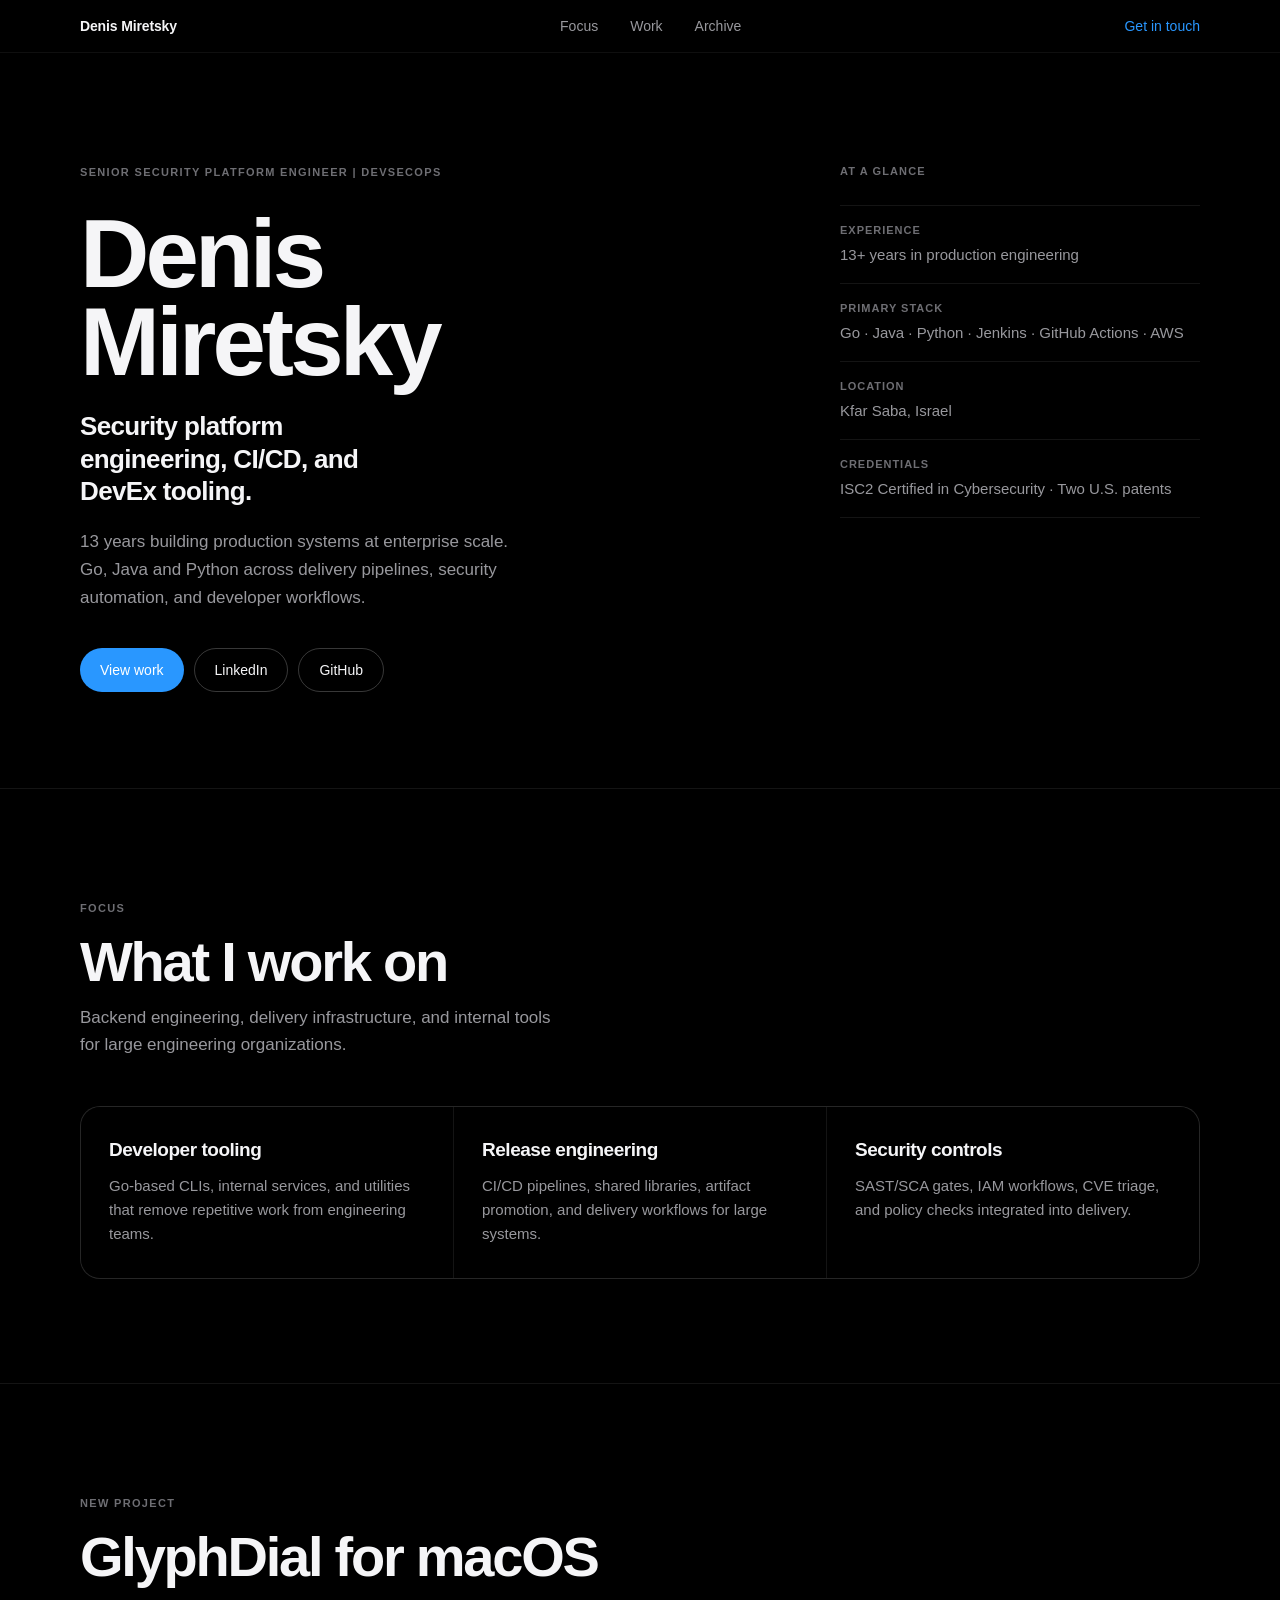
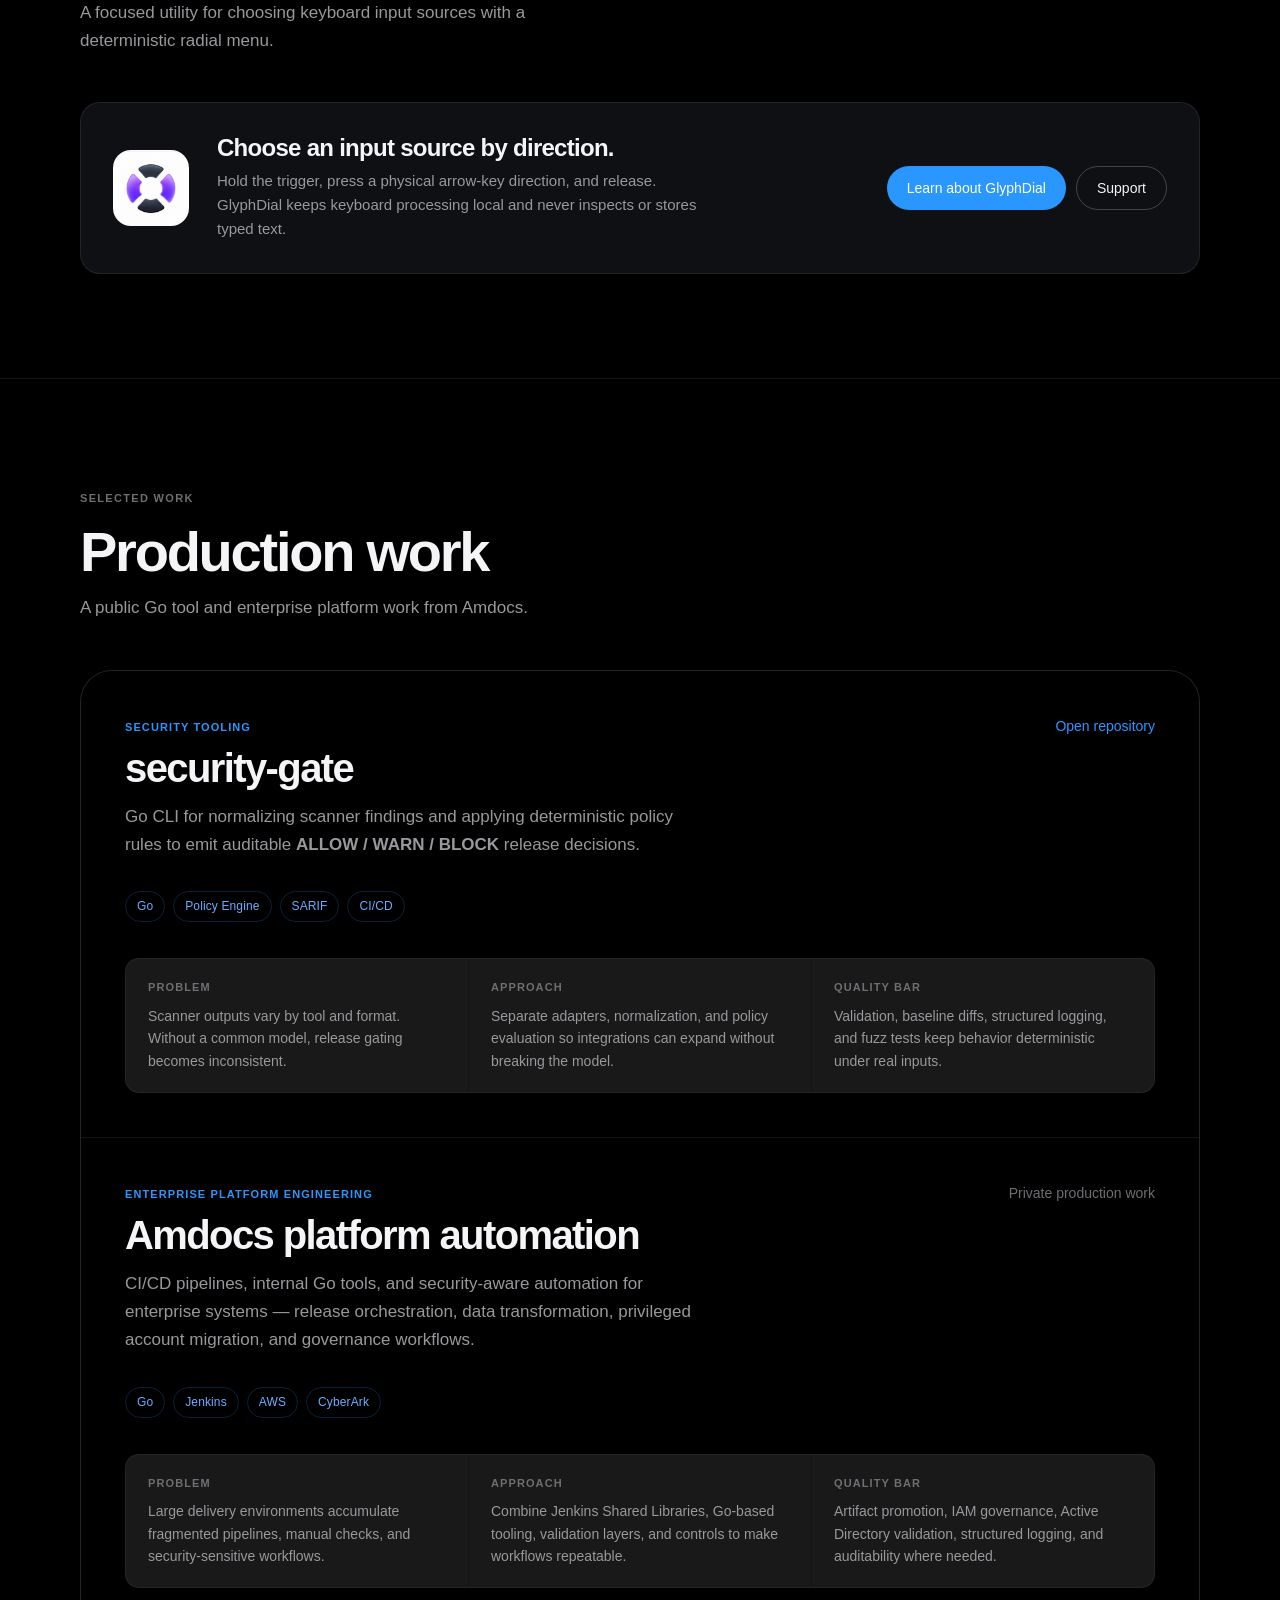
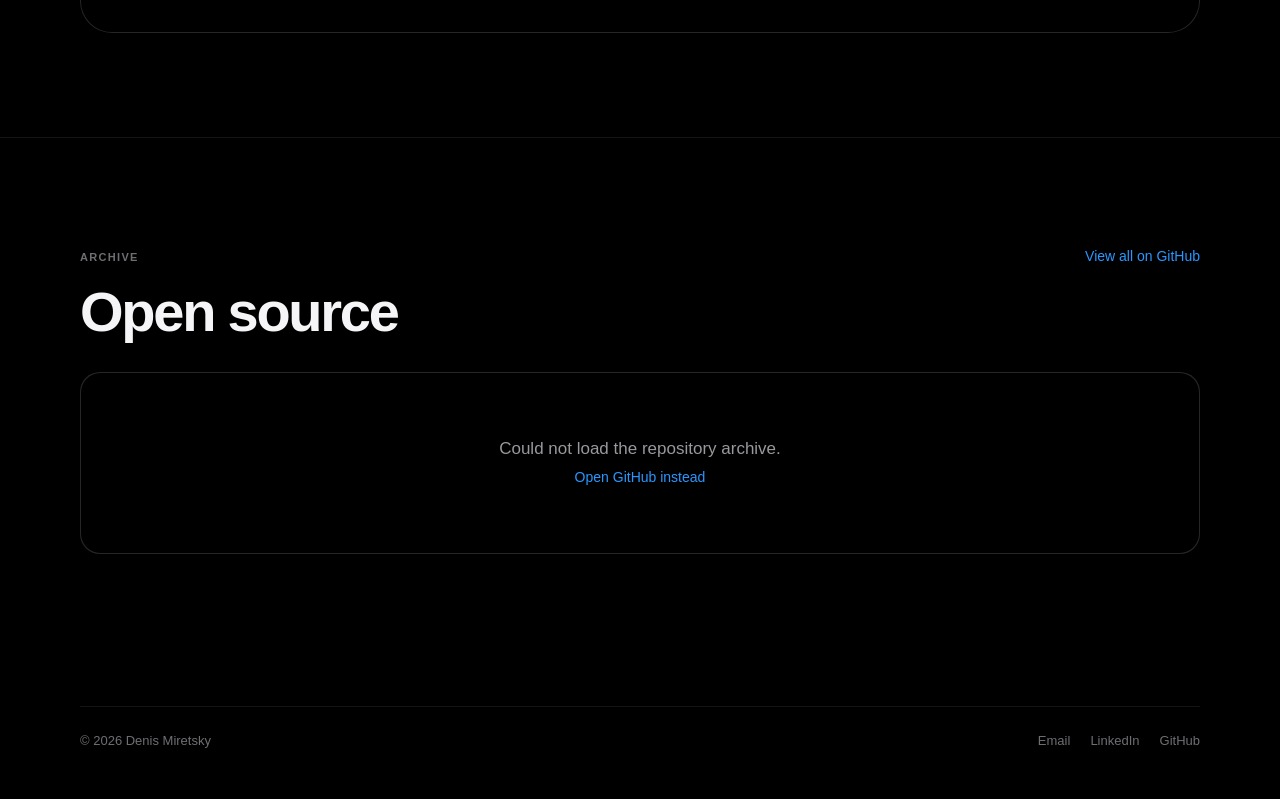
<file: index.html>
<!DOCTYPE html>
<html lang="en">

<head>
  <meta charset="UTF-8" />
  <meta name="viewport" content="width=device-width, initial-scale=1.0" />
  <title>Denis Miretsky — Senior Platform Engineer</title>
  <style>
    *,
    *::before,
    *::after {
      box-sizing: border-box;
      margin: 0;
      padding: 0;
    }

    :root {
      --bg: #000000;
      --surface: rgba(18, 20, 24, 0.80);
      --surface-strong: #12151a;
      --line: rgba(255, 255, 255, 0.08);
      --line-strong: rgba(255, 255, 255, 0.14);
      --text: #f5f5f7;
      --muted: #98989d;
      --soft: #6e6e73;
      --accent: #2997ff;
      --accent-soft: rgba(41, 151, 255, 0.12);
      --radius-xl: 32px;
      --radius-lg: 20px;
      --radius-md: 14px;
    }

    html {
      scroll-behavior: smooth;
    }

    body {
      min-height: 100vh;
      background: #000;
      color: var(--text);
      font-family: -apple-system, BlinkMacSystemFont, "SF Pro Display", "SF Pro Text", "Helvetica Neue", sans-serif;
      font-size: 17px;
      line-height: 1.6;
      -webkit-font-smoothing: antialiased;
      text-rendering: optimizeLegibility;
    }

    a {
      color: inherit;
    }

    .wrapper {
      width: min(1120px, calc(100% - 48px));
      margin: 0 auto;
    }

    .eyebrow {
      display: inline-flex;
      align-items: center;
      gap: 10px;
      color: var(--soft);
      font-size: 11px;
      font-weight: 600;
      letter-spacing: 0.12em;
      text-transform: uppercase;
    }

    /* ─── Nav ─── */
    nav {
      position: sticky;
      top: 0;
      z-index: 100;
      border-bottom: 1px solid rgba(255, 255, 255, 0.06);
      background: rgba(0, 0, 0, 0.80);
      backdrop-filter: blur(24px) saturate(160%);
      -webkit-backdrop-filter: blur(24px) saturate(160%);
    }

    nav .wrapper {
      min-height: 52px;
      display: flex;
      align-items: center;
      justify-content: space-between;
      gap: 24px;
    }

    .nav-logo {
      text-decoration: none;
      font-size: 14px;
      font-weight: 600;
      letter-spacing: -0.01em;
      color: var(--text);
    }

    .nav-links {
      list-style: none;
      display: flex;
      align-items: center;
      gap: 32px;
    }

    .nav-links a {
      color: var(--muted);
      text-decoration: none;
      font-size: 14px;
      font-weight: 400;
      transition: color 0.15s ease;
    }

    .nav-links a:hover,
    .nav-links a:focus-visible {
      color: var(--text);
    }

    .nav-cta {
      color: var(--accent);
      text-decoration: none;
      font-size: 14px;
      font-weight: 400;
      transition: opacity 0.15s ease;
    }

    .nav-cta:hover {
      opacity: 0.75;
    }

    /* ─── Hero ─── */
    .hero {
      padding: 104px 0 96px;
      border-bottom: 1px solid var(--line);
    }

    .hero-grid {
      display: grid;
      grid-template-columns: minmax(0, 1fr) minmax(260px, 360px);
      gap: 80px;
      align-items: start;
    }

    .hero-copy .eyebrow {
      margin-bottom: 28px;
    }

    .hero-copy h1 {
      font-size: clamp(56px, 7.5vw, 96px);
      line-height: 0.92;
      letter-spacing: -0.04em;
      font-weight: 700;
      color: var(--text);
    }

    .hero-sub {
      margin-top: 24px;
      font-size: clamp(20px, 2.5vw, 26px);
      line-height: 1.25;
      letter-spacing: -0.025em;
      font-weight: 600;
      color: var(--text);
      max-width: 22ch;
    }

    .hero-lead {
      margin-top: 20px;
      max-width: 52ch;
      color: var(--muted);
      font-size: 17px;
      line-height: 1.65;
      font-weight: 400;
    }

    .hero-actions {
      margin-top: 36px;
      display: flex;
      flex-wrap: wrap;
      gap: 10px;
    }

    .button {
      display: inline-flex;
      align-items: center;
      justify-content: center;
      height: 44px;
      padding: 0 20px;
      border-radius: 980px;
      text-decoration: none;
      font-size: 14px;
      font-weight: 400;
      transition: opacity 0.15s ease, transform 0.15s ease;
    }

    .button:hover,
    .button:focus-visible {
      opacity: 0.88;
      transform: translateY(-1px);
    }

    .button-primary {
      background: var(--accent);
      color: #fff;
    }

    .button-secondary {
      border: 1px solid rgba(255, 255, 255, 0.22);
      color: var(--text);
    }

    .button-secondary:hover,
    .button-secondary:focus-visible {
      border-color: rgba(255, 255, 255, 0.36);
    }

    /* Hero info sidebar */
    .hero-info {
      padding-top: 6px;
    }

    .hero-info-label {
      font-size: 11px;
      font-weight: 600;
      letter-spacing: 0.1em;
      text-transform: uppercase;
      color: var(--soft);
      margin-bottom: 24px;
    }

    .info-list {
      display: grid;
      gap: 0;
    }

    .info-list>div {
      padding: 16px 0;
      border-top: 1px solid var(--line);
    }

    .info-list>div:last-child {
      border-bottom: 1px solid var(--line);
    }

    .info-list dt {
      font-size: 11px;
      font-weight: 600;
      letter-spacing: 0.09em;
      text-transform: uppercase;
      color: var(--soft);
      margin-bottom: 5px;
    }

    .info-list dd {
      font-size: 15px;
      font-weight: 400;
      color: var(--muted);
      line-height: 1.5;
    }

    /* ─── Sections ─── */
    main section {
      padding: 104px 0;
      border-bottom: 1px solid var(--line);
    }

    main section:last-child {
      border-bottom: none;
    }

    .section-label {
      margin-bottom: 48px;
    }

    .section-label h2 {
      margin-top: 14px;
      font-size: clamp(36px, 4.5vw, 56px);
      line-height: 1;
      letter-spacing: -0.04em;
      font-weight: 700;
    }

    .section-label p {
      margin-top: 14px;
      max-width: 52ch;
      color: var(--muted);
      font-size: 17px;
      line-height: 1.6;
      font-weight: 400;
    }

    /* ─── Focus grid ─── */
    .focus-grid {
      display: grid;
      grid-template-columns: repeat(3, minmax(0, 1fr));
      gap: 1px;
      background: var(--line);
      border: 1px solid var(--line);
      border-radius: var(--radius-lg);
      overflow: hidden;
    }

    .focus-card {
      padding: 32px 28px;
      background: #000;
    }

    .focus-card h3 {
      font-size: 19px;
      line-height: 1.2;
      letter-spacing: -0.025em;
      font-weight: 600;
      margin-bottom: 12px;
    }

    .focus-card p {
      color: var(--muted);
      font-size: 15px;
      line-height: 1.6;
      font-weight: 400;
    }

    /* ─── Featured project ─── */
    .project-card {
      display: grid;
      grid-template-columns: auto minmax(0, 1fr) auto;
      align-items: center;
      gap: 28px;
      padding: 32px;
      border: 1px solid var(--line);
      border-radius: var(--radius-lg);
      background: var(--surface);
    }

    .project-icon {
      width: 76px;
      height: 76px;
      border-radius: 18px;
      display: block;
    }

    .project-card h3 {
      font-size: 24px;
      line-height: 1.1;
      letter-spacing: -0.03em;
      font-weight: 700;
    }

    .project-card p {
      max-width: 58ch;
      margin-top: 8px;
      color: var(--muted);
      font-size: 15px;
      line-height: 1.6;
    }

    .project-links {
      display: flex;
      flex-wrap: wrap;
      justify-content: flex-end;
      gap: 10px;
    }

    /* ─── Case studies ─── */
    .case-list {
      display: grid;
      gap: 1px;
      background: var(--line);
      border: 1px solid var(--line);
      border-radius: var(--radius-xl);
      overflow: hidden;
    }

    .case-study {
      padding: 44px;
      background: #000;
    }

    .case-header {
      display: flex;
      align-items: baseline;
      justify-content: space-between;
      gap: 24px;
      margin-bottom: 10px;
    }

    .case-kicker {
      font-size: 11px;
      font-weight: 600;
      letter-spacing: 0.1em;
      text-transform: uppercase;
      color: var(--accent);
    }

    .case-link {
      width: fit-content;
      text-decoration: none;
      font-size: 14px;
      font-weight: 400;
      color: var(--accent);
    }

    .case-link:hover {
      opacity: 0.75;
    }

    .case-study h3 {
      font-size: clamp(28px, 3.5vw, 40px);
      line-height: 1.05;
      letter-spacing: -0.04em;
      font-weight: 700;
      margin-bottom: 14px;
    }

    .case-summary {
      max-width: 60ch;
      color: var(--muted);
      font-size: 17px;
      line-height: 1.65;
      margin-bottom: 32px;
    }

    .case-stack {
      display: flex;
      flex-wrap: wrap;
      gap: 8px;
      margin-bottom: 36px;
    }

    .case-stack span {
      padding: 5px 11px;
      border-radius: 980px;
      border: 1px solid rgba(41, 151, 255, 0.22);
      color: #6aadff;
      font-size: 12px;
      font-weight: 500;
      letter-spacing: 0.01em;
    }

    .case-details {
      display: grid;
      grid-template-columns: repeat(3, minmax(0, 1fr));
      gap: 1px;
      background: var(--line);
      border: 1px solid var(--line);
      border-radius: var(--radius-md);
      overflow: hidden;
    }

    .case-detail {
      padding: 20px 22px;
      background: rgba(255, 255, 255, 0.018);
    }

    .case-detail strong {
      display: block;
      font-size: 11px;
      font-weight: 600;
      letter-spacing: 0.1em;
      text-transform: uppercase;
      color: var(--soft);
      margin-bottom: 8px;
    }

    .case-detail p {
      color: var(--muted);
      font-size: 14px;
      line-height: 1.6;
      font-weight: 400;
    }

    /* ─── Archive ─── */
    .archive-topline {
      display: flex;
      align-items: baseline;
      justify-content: space-between;
      gap: 20px;
      margin-bottom: 32px;
    }

    .archive-link {
      white-space: nowrap;
      color: var(--accent);
      text-decoration: none;
      font-size: 14px;
      font-weight: 400;
    }

    .archive-link:hover {
      opacity: 0.75;
    }

    .archive-grid {
      display: grid;
      grid-template-columns: repeat(3, minmax(0, 1fr));
      gap: 1px;
      background: var(--line);
      border: 1px solid var(--line);
      border-radius: var(--radius-lg);
      overflow: hidden;
    }

    .repo-card {
      min-height: 200px;
      padding: 24px;
      background: #000;
      text-decoration: none;
      display: flex;
      flex-direction: column;
      gap: 12px;
      transition: background 0.15s ease;
    }

    .repo-card:hover,
    .repo-card:focus-visible {
      background: rgba(255, 255, 255, 0.025);
    }

    .archive-state {
      grid-column: 1 / -1;
      min-height: 180px;
      display: grid;
      place-items: center;
      text-align: center;
      color: var(--muted);
      background: #000;
      border-radius: var(--radius-lg);
    }

    .repo-topline {
      display: flex;
      align-items: start;
      justify-content: space-between;
      gap: 12px;
    }

    .repo-name {
      font-size: 16px;
      line-height: 1.2;
      letter-spacing: -0.02em;
      font-weight: 600;
      color: var(--text);
    }

    .repo-stars {
      color: var(--soft);
      font-size: 12px;
      font-weight: 500;
      flex-shrink: 0;
    }

    .repo-desc {
      color: var(--muted);
      font-size: 14px;
      line-height: 1.5;
      flex: 1;
    }

    .repo-topics {
      display: flex;
      flex-wrap: wrap;
      gap: 6px;
    }

    .repo-topic {
      padding: 4px 9px;
      border-radius: 980px;
      border: 1px solid var(--line);
      color: var(--soft);
      font-size: 12px;
      font-weight: 500;
    }

    .repo-meta {
      display: flex;
      flex-wrap: wrap;
      gap: 12px;
      color: var(--soft);
      font-size: 12px;
      font-weight: 400;
      margin-top: auto;
    }

    .spinner {
      width: 24px;
      height: 24px;
      margin: 0 auto 12px;
      border-radius: 980px;
      border: 2px solid rgba(255, 255, 255, 0.08);
      border-top-color: var(--accent);
      animation: spin 0.75s linear infinite;
    }

    /* ─── Footer ─── */
    footer {
      padding: 48px 0;
    }

    .footer-shell {
      display: flex;
      align-items: center;
      justify-content: space-between;
      gap: 20px;
      padding-top: 24px;
      border-top: 1px solid var(--line);
      color: var(--soft);
      font-size: 13px;
      font-weight: 400;
    }

    .footer-links {
      display: flex;
      flex-wrap: wrap;
      gap: 20px;
    }

    .footer-links a {
      text-decoration: none;
      color: var(--soft);
      transition: color 0.15s ease;
    }

    .footer-links a:hover,
    .footer-links a:focus-visible {
      color: var(--text);
    }

    @keyframes spin {
      to {
        transform: rotate(360deg);
      }
    }

    /* ─── Responsive ─── */
    @media (max-width: 960px) {
      .hero-grid {
        grid-template-columns: 1fr;
        gap: 52px;
      }

      .focus-grid {
        grid-template-columns: repeat(2, minmax(0, 1fr));
      }

      .case-details {
        grid-template-columns: repeat(2, minmax(0, 1fr));
      }

      .archive-grid {
        grid-template-columns: repeat(2, minmax(0, 1fr));
      }

      .project-card {
        grid-template-columns: auto minmax(0, 1fr);
      }

      .project-links {
        grid-column: 2;
        justify-content: flex-start;
      }
    }

    @media (max-width: 680px) {
      .wrapper {
        width: min(1120px, calc(100% - 32px));
      }

      .nav-links {
        display: none;
      }

      .hero {
        padding: 64px 0 72px;
      }

      .hero-copy h1 {
        font-size: clamp(44px, 14vw, 72px);
      }

      .hero-sub {
        font-size: 19px;
      }

      .hero-lead {
        font-size: 16px;
      }

      main section {
        padding: 72px 0;
      }

      .case-study {
        padding: 28px;
      }

      .focus-grid,
      .case-details,
      .archive-grid {
        grid-template-columns: 1fr;
      }

      .project-card {
        grid-template-columns: 1fr;
        gap: 20px;
        padding: 28px;
      }

      .project-links {
        grid-column: auto;
        justify-content: flex-start;
      }

      .archive-topline,
      .footer-shell {
        flex-direction: column;
        align-items: start;
        gap: 12px;
      }
    }

    @media (prefers-reduced-motion: reduce) {
      html {
        scroll-behavior: auto;
      }

      *,
      *::before,
      *::after {
        animation-duration: 0.01ms !important;
        animation-iteration-count: 1 !important;
        transition-duration: 0.01ms !important;
        scroll-behavior: auto !important;
      }
    }
  </style>
</head>

<body>
  <nav>
    <div class="wrapper">
      <a class="nav-logo" href="#">Denis Miretsky</a>
      <ul class="nav-links">
        <li><a href="#focus">Focus</a></li>
        <li><a href="#work">Work</a></li>
        <li><a href="#archive">Archive</a></li>
      </ul>
      <a class="nav-cta" href="mailto:solardome.support@gmail.com">Get in touch</a>
    </div>
  </nav>

  <header class="hero">
    <div class="wrapper">
      <div class="hero-grid">
        <div class="hero-copy">
          <div class="eyebrow">Senior Security Platform Engineer | DevSecOps</div>
          <h1>Denis<br>Miretsky</h1>
          <p class="hero-sub">Security platform engineering, CI/CD, and DevEx tooling.</p>
          <p class="hero-lead">
            13 years building production systems at enterprise scale.</br>Go, Java and Python across
            delivery pipelines, security automation, and developer workflows.
          </p>
          <div class="hero-actions">
            <a class="button button-primary" href="#work">View work</a>
            <a class="button button-secondary" href="https://www.linkedin.com/in/denis-miretsky-30953462/"
              target="_blank" rel="noopener">LinkedIn</a>
            <a class="button button-secondary" href="https://github.com/solardome" target="_blank"
              rel="noopener">GitHub</a>
          </div>
        </div>

        <aside class="hero-info">
          <div class="hero-info-label">At a glance</div>
          <dl class="info-list">
            <div>
              <dt>Experience</dt>
              <dd>13+ years in production engineering</dd>
            </div>
            <div>
              <dt>Primary stack</dt>
              <dd>Go · Java · Python · Jenkins · GitHub Actions · AWS</dd>
            </div>
            <div>
              <dt>Location</dt>
              <dd>Kfar Saba, Israel</dd>
            </div>
            <div>
              <dt>Credentials</dt>
              <dd>ISC2 Certified in Cybersecurity · Two U.S. patents</dd>
            </div>
          </dl>
        </aside>
      </div>
    </div>
  </header>

  <main>
    <section id="focus">
      <div class="wrapper">
        <div class="section-label">
          <span class="eyebrow">Focus</span>
          <h2>What I work on</h2>
          <p>Backend engineering, delivery infrastructure, and internal tools for large engineering organizations.</p>
        </div>

        <div class="focus-grid">
          <article class="focus-card">
            <h3>Developer tooling</h3>
            <p>Go-based CLIs, internal services, and utilities that remove repetitive work from engineering teams.</p>
          </article>

          <article class="focus-card">
            <h3>Release engineering</h3>
            <p>CI/CD pipelines, shared libraries, artifact promotion, and delivery workflows for large systems.</p>
          </article>

          <article class="focus-card">
            <h3>Security controls</h3>
            <p>SAST/SCA gates, IAM workflows, CVE triage, and policy checks integrated into delivery.</p>
          </article>
        </div>
      </div>
    </section>

    <section id="glyphdial">
      <div class="wrapper">
        <div class="section-label">
          <span class="eyebrow">New project</span>
          <h2>GlyphDial for macOS</h2>
          <p>A focused utility for choosing keyboard input sources with a deterministic radial menu.</p>
        </div>

        <article class="project-card">
          <img class="project-icon" src="/glyphdial/icon.png" alt="GlyphDial app icon" width="76" height="76" />
          <div>
            <h3>Choose an input source by direction.</h3>
            <p>Hold the trigger, press a physical arrow-key direction, and release. GlyphDial keeps keyboard processing local and never inspects or stores typed text.</p>
          </div>
          <div class="project-links">
            <a class="button button-primary" href="/glyphdial/">Learn about GlyphDial</a>
            <a class="button button-secondary" href="/glyphdial/support/">Support</a>
          </div>
        </article>
      </div>
    </section>

    <section id="work">
      <div class="wrapper">
        <div class="section-label">
          <span class="eyebrow">Selected Work</span>
          <h2>Production work</h2>
          <p>A public Go tool and enterprise platform work from Amdocs.</p>
        </div>

        <div class="case-list">
          <article class="case-study">
            <div class="case-header">
              <div class="case-kicker">Security Tooling</div>
              <a class="case-link" href="https://github.com/solardome/security-gate" target="_blank" rel="noopener">Open
                repository</a>
            </div>

            <h3>security-gate</h3>
            <p class="case-summary">
              Go CLI for normalizing scanner findings and applying deterministic policy rules to emit auditable
              <strong>ALLOW / WARN / BLOCK</strong> release decisions.
            </p>

            <div class="case-stack">
              <span>Go</span>
              <span>Policy Engine</span>
              <span>SARIF</span>
              <span>CI/CD</span>
            </div>

            <div class="case-details">
              <div class="case-detail">
                <strong>Problem</strong>
                <p>Scanner outputs vary by tool and format. Without a common model, release gating becomes inconsistent.
                </p>
              </div>
              <div class="case-detail">
                <strong>Approach</strong>
                <p>Separate adapters, normalization, and policy evaluation so integrations can expand without breaking
                  the model.</p>
              </div>
              <div class="case-detail">
                <strong>Quality bar</strong>
                <p>Validation, baseline diffs, structured logging, and fuzz tests keep behavior deterministic under real
                  inputs.</p>
              </div>
            </div>
          </article>

          <article class="case-study">
            <div class="case-header">
              <div class="case-kicker">Enterprise Platform Engineering</div>
              <span class="case-link" style="color: var(--soft); cursor: default;">Private production work</span>
            </div>

            <h3>Amdocs platform automation</h3>
            <p class="case-summary">
              CI/CD pipelines, internal Go tools, and security-aware automation for enterprise systems — release
              orchestration, data transformation, privileged account migration, and governance workflows.
            </p>

            <div class="case-stack">
              <span>Go</span>
              <span>Jenkins</span>
              <span>AWS</span>
              <span>CyberArk</span>
            </div>

            <div class="case-details">
              <div class="case-detail">
                <strong>Problem</strong>
                <p>Large delivery environments accumulate fragmented pipelines, manual checks, and security-sensitive
                  workflows.</p>
              </div>
              <div class="case-detail">
                <strong>Approach</strong>
                <p>Combine Jenkins Shared Libraries, Go-based tooling, validation layers, and controls to make workflows
                  repeatable.</p>
              </div>
              <div class="case-detail">
                <strong>Quality bar</strong>
                <p>Artifact promotion, IAM governance, Active Directory validation, structured logging, and auditability
                  where needed.</p>
              </div>
            </div>
          </article>
        </div>
      </div>
    </section>

    <section id="archive">
      <div class="wrapper">
        <div class="archive-topline">
          <div class="section-label" style="margin-bottom: 0;">
            <span class="eyebrow">Archive</span>
            <h2>Open source</h2>
          </div>
          <a class="archive-link" href="https://github.com/solardome" target="_blank" rel="noopener">View all on
            GitHub</a>
        </div>

        <div class="archive-grid" id="projects-grid">
          <div class="archive-state">
            <div>
              <div class="spinner"></div>
              Loading repository archive…
            </div>
          </div>
        </div>
      </div>
    </section>
  </main>

  <footer>
    <div class="wrapper footer-shell">
      <div>© 2026 Denis Miretsky</div>
      <div class="footer-links">
        <a href="mailto:solardome.support@gmail.com">Email</a>
        <a href="https://www.linkedin.com/in/denis-miretsky-30953462/" target="_blank" rel="noopener">LinkedIn</a>
        <a href="https://github.com/solardome" target="_blank" rel="noopener">GitHub</a>
      </div>
    </div>
  </footer>

  <script>
    const GITHUB_USER = "solardome";
    const SITE_REPO = `${GITHUB_USER}.github.io`;
    const ARCHIVE_LIMIT = 6;

    function repoCard(repo) {
      const desc = repo.description || "Repository details available on GitHub.";
      const topics = (repo.topics || []).slice(0, 3);
      const stars = repo.stargazers_count > 0 ? `${repo.stargazers_count} stars` : null;
      const updated = new Date(repo.updated_at).toLocaleDateString("en-US", {
        month: "short",
        year: "numeric",
      });

      return `
        <a class="repo-card" href="https://github.com/${GITHUB_USER}/${repo.name}" target="_blank" rel="noopener">
          <div class="repo-topline">
            <div class="repo-name">${repo.name}</div>
            ${stars ? `<div class="repo-stars">${stars}</div>` : ""}
          </div>
          <div class="repo-desc">${desc}</div>
          <div class="repo-topics">
            ${topics.length ? topics.map((t) => `<span class="repo-topic">${t}</span>`).join("") : `<span class="repo-topic">${repo.language || "Code"}</span>`}
          </div>
          <div class="repo-meta">
            <span>${repo.language || "Multi-language"}</span>
            <span>Updated ${updated}</span>
          </div>
        </a>
      `;
    }

    async function loadRepos() {
      let repos = [];
      let page = 1;

      try {
        while (true) {
          const response = await fetch(`https://api.github.com/users/${GITHUB_USER}/repos?per_page=100&page=${page}`);
          if (!response.ok) throw new Error(response.status);
          const batch = await response.json();
          if (!batch.length) break;
          repos = repos.concat(batch);
          if (batch.length < 100) break;
          page += 1;
        }
      } catch {
        document.getElementById("projects-grid").innerHTML = `
          <div class="archive-state">
            <div>
              Could not load the repository archive.<br />
              <a class="archive-link" href="https://github.com/${GITHUB_USER}" target="_blank" rel="noopener">Open GitHub instead</a>
            </div>
          </div>
        `;
        return;
      }

      const ownRepos = repos
        .filter((repo) => !repo.fork && repo.name !== SITE_REPO)
        .sort((a, b) => b.stargazers_count - a.stargazers_count || new Date(b.updated_at) - new Date(a.updated_at))
        .slice(0, ARCHIVE_LIMIT);

      document.getElementById("projects-grid").innerHTML = ownRepos.length
        ? ownRepos.map(repoCard).join("")
        : `<div class="archive-state">No public repositories available right now.</div>`;
    }

    loadRepos();
  </script>
</body>

</html>
</file>
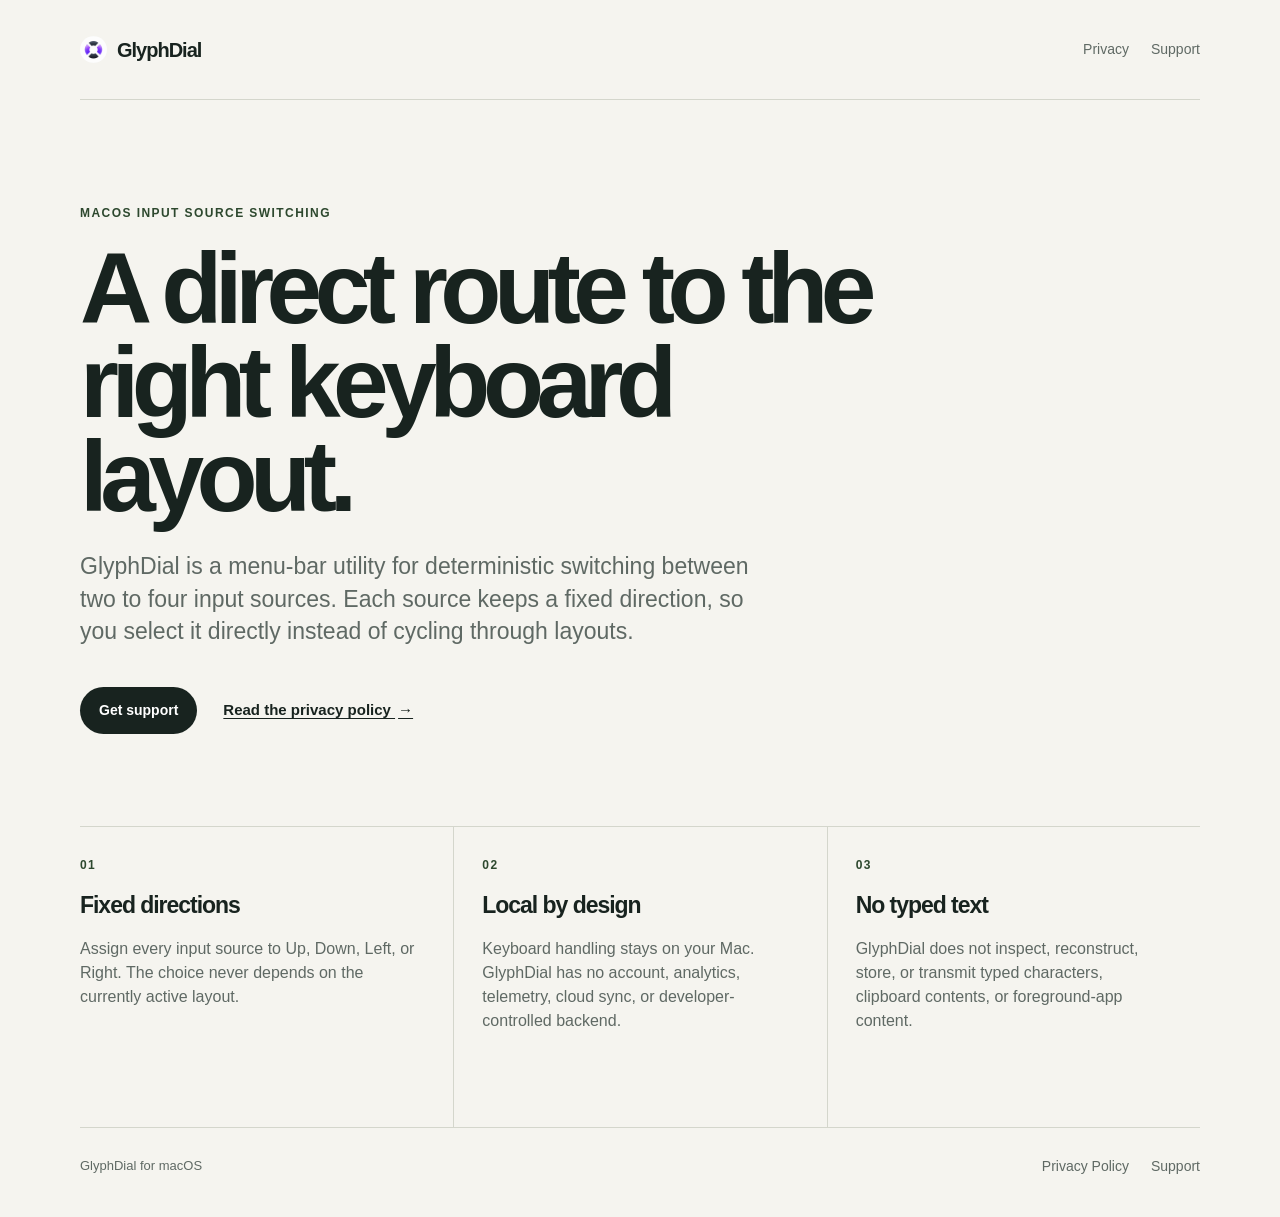
<file: glyphdial/index.html>
<!doctype html>
<html lang="en">
  <head>
    <meta charset="utf-8">
    <meta name="viewport" content="width=device-width, initial-scale=1">
    <meta name="description" content="Support and privacy information for GlyphDial, a local macOS input-source switcher.">
    <title>GlyphDial</title>
    <link rel="stylesheet" href="/glyphdial/styles.css">
  </head>
  <body>
    <main>
      <div class="shell">
        <header class="site-header">
          <a class="wordmark" href="/glyphdial/" aria-label="GlyphDial home"><img class="wordmark-mark" src="/glyphdial/icon.png" alt="">GlyphDial</a>
          <nav aria-label="Primary navigation"><a href="/glyphdial/privacy/">Privacy</a><a href="/glyphdial/support/">Support</a></nav>
        </header>
        <section class="hero">
          <p class="eyebrow">macOS input source switching</p>
          <h1>A direct route to the right keyboard layout.</h1>
          <p class="lede">GlyphDial is a menu-bar utility for deterministic switching between two to four input sources. Each source keeps a fixed direction, so you select it directly instead of cycling through layouts.</p>
          <div class="hero-links"><a class="button" href="/glyphdial/support/">Get support</a><a class="text-link" href="/glyphdial/privacy/">Read the privacy policy <span aria-hidden="true">→</span></a></div>
        </section>
        <section class="principles" aria-label="GlyphDial principles">
          <article><p class="number">01</p><h2>Fixed directions</h2><p>Assign every input source to Up, Down, Left, or Right. The choice never depends on the currently active layout.</p></article>
          <article><p class="number">02</p><h2>Local by design</h2><p>Keyboard handling stays on your Mac. GlyphDial has no account, analytics, telemetry, cloud sync, or developer-controlled backend.</p></article>
          <article><p class="number">03</p><h2>No typed text</h2><p>GlyphDial does not inspect, reconstruct, store, or transmit typed characters, clipboard contents, or foreground-app content.</p></article>
        </section>
        <footer><span>GlyphDial for macOS</span><div><a href="/glyphdial/privacy/">Privacy Policy</a><a href="/glyphdial/support/">Support</a></div></footer>
      </div>
    </main>
  </body>
</html>
</file>
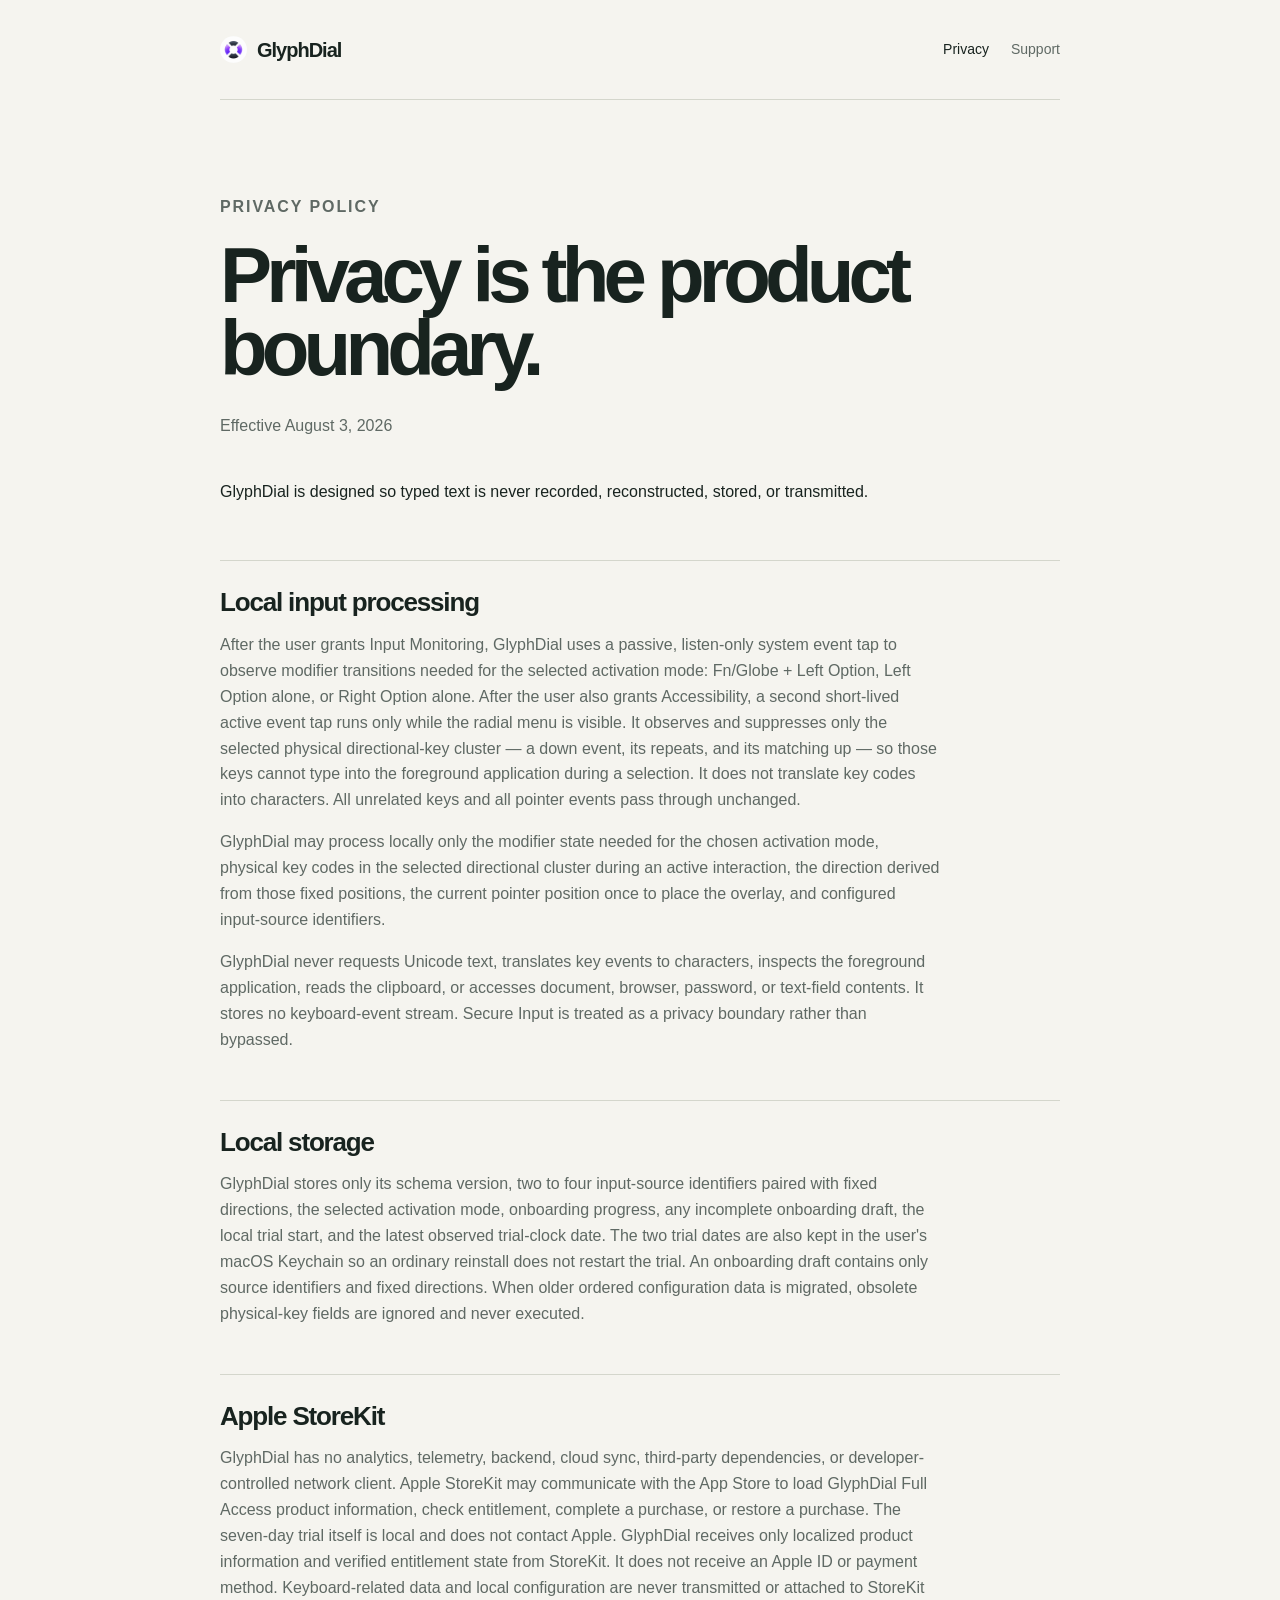
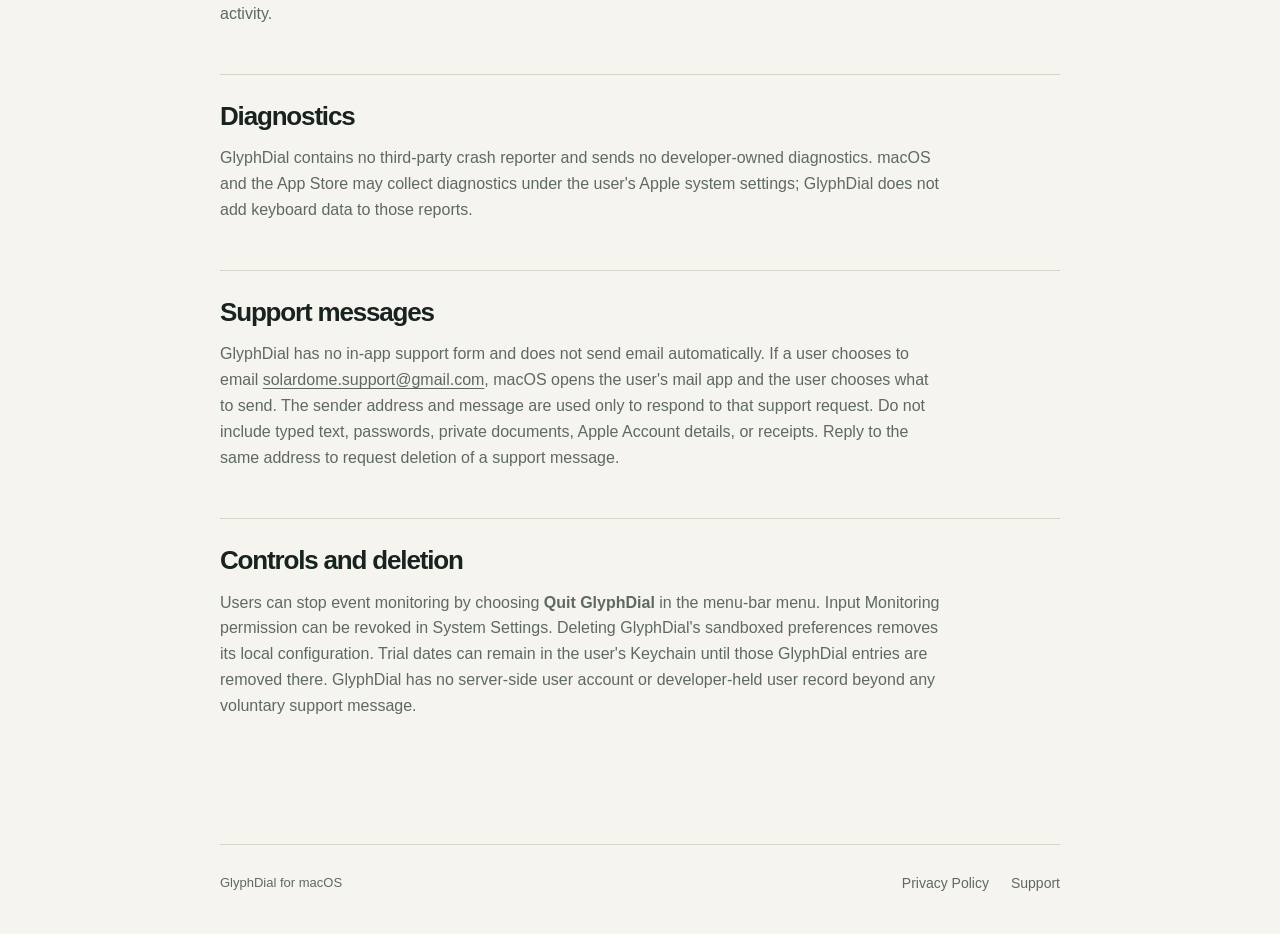
<file: glyphdial/privacy/index.html>
<!doctype html>
<html lang="en">
  <head>
    <meta charset="utf-8">
    <meta name="viewport" content="width=device-width, initial-scale=1">
    <meta name="description" content="GlyphDial privacy policy.">
    <title>Privacy Policy · GlyphDial</title>
    <link rel="stylesheet" href="/glyphdial/styles.css">
  </head>
  <body>
    <main>
      <div class="shell policy-shell">
        <header class="site-header">
          <a class="wordmark" href="/glyphdial/" aria-label="GlyphDial home"><img class="wordmark-mark" src="/glyphdial/icon.png" alt="">GlyphDial</a>
          <nav aria-label="Primary navigation"><a aria-current="page" href="/glyphdial/privacy/">Privacy</a><a href="/glyphdial/support/">Support</a></nav>
        </header>
        <article class="policy">
          <p class="eyebrow">Privacy policy</p>
          <h1>Privacy is the product boundary.</h1>
          <p class="effective">Effective August 3, 2026</p>
          <p class="policy-intro">GlyphDial is designed so typed text is never recorded, reconstructed, stored, or transmitted.</p>
          <section>
            <h2>Local input processing</h2>
            <p>After the user grants Input Monitoring, GlyphDial uses a passive, listen-only system event tap to observe modifier transitions needed for the selected activation mode: Fn/Globe + Left Option, Left Option alone, or Right Option alone. After the user also grants Accessibility, a second short-lived active event tap runs only while the radial menu is visible. It observes and suppresses only the selected physical directional-key cluster — a down event, its repeats, and its matching up — so those keys cannot type into the foreground application during a selection. It does not translate key codes into characters. All unrelated keys and all pointer events pass through unchanged.</p>
            <p>GlyphDial may process locally only the modifier state needed for the chosen activation mode, physical key codes in the selected directional cluster during an active interaction, the direction derived from those fixed positions, the current pointer position once to place the overlay, and configured input-source identifiers.</p>
            <p>GlyphDial never requests Unicode text, translates key events to characters, inspects the foreground application, reads the clipboard, or accesses document, browser, password, or text-field contents. It stores no keyboard-event stream. Secure Input is treated as a privacy boundary rather than bypassed.</p>
          </section>
          <section>
            <h2>Local storage</h2>
            <p>GlyphDial stores only its schema version, two to four input-source identifiers paired with fixed directions, the selected activation mode, onboarding progress, any incomplete onboarding draft, the local trial start, and the latest observed trial-clock date. The two trial dates are also kept in the user&apos;s macOS Keychain so an ordinary reinstall does not restart the trial. An onboarding draft contains only source identifiers and fixed directions. When older ordered configuration data is migrated, obsolete physical-key fields are ignored and never executed.</p>
          </section>
          <section>
            <h2>Apple StoreKit</h2>
            <p>GlyphDial has no analytics, telemetry, backend, cloud sync, third-party dependencies, or developer-controlled network client. Apple StoreKit may communicate with the App Store to load GlyphDial Full Access product information, check entitlement, complete a purchase, or restore a purchase. The seven-day trial itself is local and does not contact Apple. GlyphDial receives only localized product information and verified entitlement state from StoreKit. It does not receive an Apple ID or payment method. Keyboard-related data and local configuration are never transmitted or attached to StoreKit activity.</p>
          </section>
          <section>
            <h2>Diagnostics</h2>
            <p>GlyphDial contains no third-party crash reporter and sends no developer-owned diagnostics. macOS and the App Store may collect diagnostics under the user&apos;s Apple system settings; GlyphDial does not add keyboard data to those reports.</p>
          </section>
          <section>
            <h2>Support messages</h2>
            <p>GlyphDial has no in-app support form and does not send email automatically. If a user chooses to email <a href="mailto:solardome.support@gmail.com">solardome.support@gmail.com</a>, macOS opens the user&apos;s mail app and the user chooses what to send. The sender address and message are used only to respond to that support request. Do not include typed text, passwords, private documents, Apple Account details, or receipts. Reply to the same address to request deletion of a support message.</p>
          </section>
          <section>
            <h2>Controls and deletion</h2>
            <p>Users can stop event monitoring by choosing <strong>Quit GlyphDial</strong> in the menu-bar menu. Input Monitoring permission can be revoked in System Settings. Deleting GlyphDial&apos;s sandboxed preferences removes its local configuration. Trial dates can remain in the user&apos;s Keychain until those GlyphDial entries are removed there. GlyphDial has no server-side user account or developer-held user record beyond any voluntary support message.</p>
          </section>
        </article>
        <footer><span>GlyphDial for macOS</span><div><a href="/glyphdial/privacy/">Privacy Policy</a><a href="/glyphdial/support/">Support</a></div></footer>
      </div>
    </main>
  </body>
</html>
</file>
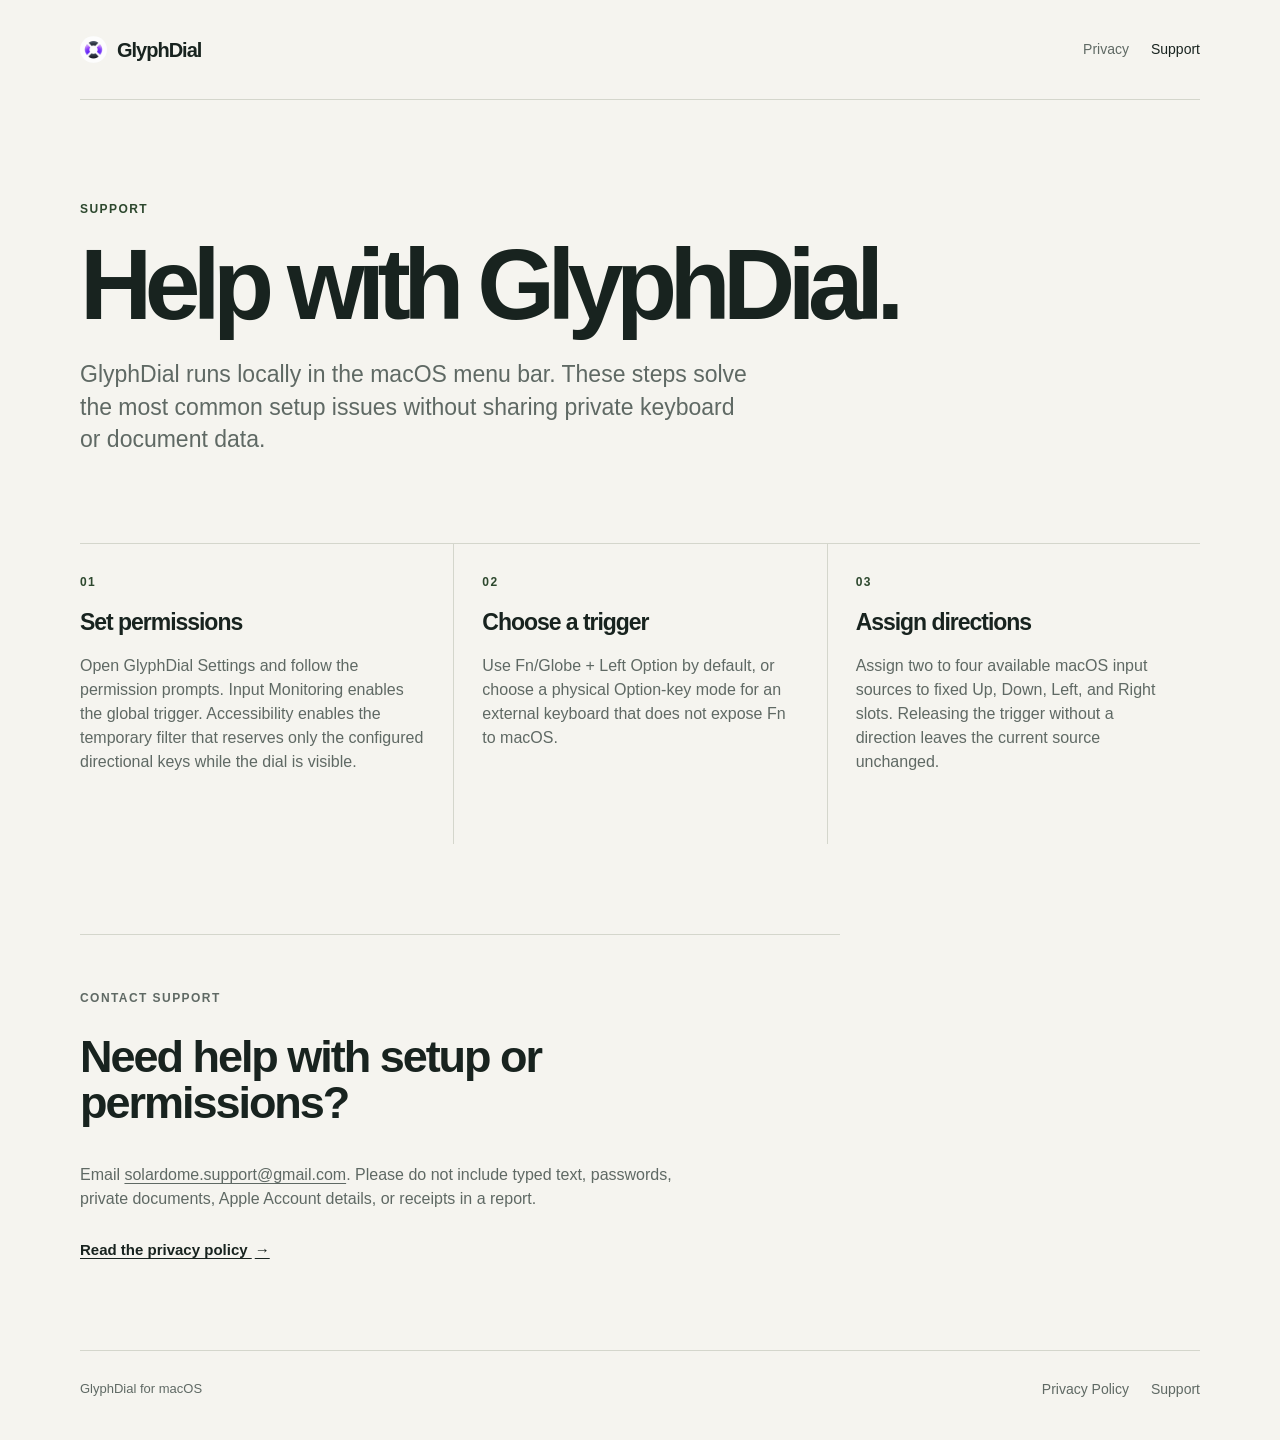
<file: glyphdial/support/index.html>
<!doctype html>
<html lang="en">
  <head>
    <meta charset="utf-8">
    <meta name="viewport" content="width=device-width, initial-scale=1">
    <meta name="description" content="Support information for GlyphDial.">
    <title>Support · GlyphDial</title>
    <link rel="stylesheet" href="/glyphdial/styles.css">
  </head>
  <body>
    <main>
      <div class="shell">
        <header class="site-header">
          <a class="wordmark" href="/glyphdial/" aria-label="GlyphDial home"><img class="wordmark-mark" src="/glyphdial/icon.png" alt="">GlyphDial</a>
          <nav aria-label="Primary navigation"><a href="/glyphdial/privacy/">Privacy</a><a aria-current="page" href="/glyphdial/support/">Support</a></nav>
        </header>
        <section class="support-hero">
          <p class="eyebrow">Support</p>
          <h1>Help with GlyphDial.</h1>
          <p class="lede">GlyphDial runs locally in the macOS menu bar. These steps solve the most common setup issues without sharing private keyboard or document data.</p>
        </section>
        <section class="support-grid">
          <article><p class="number">01</p><h2>Set permissions</h2><p>Open GlyphDial Settings and follow the permission prompts. Input Monitoring enables the global trigger. Accessibility enables the temporary filter that reserves only the configured directional keys while the dial is visible.</p></article>
          <article><p class="number">02</p><h2>Choose a trigger</h2><p>Use Fn/Globe + Left Option by default, or choose a physical Option-key mode for an external keyboard that does not expose Fn to macOS.</p></article>
          <article><p class="number">03</p><h2>Assign directions</h2><p>Assign two to four available macOS input sources to fixed Up, Down, Left, and Right slots. Releasing the trigger without a direction leaves the current source unchanged.</p></article>
        </section>
        <section class="privacy-note">
          <p class="eyebrow">Contact support</p>
          <h2>Need help with setup or permissions?</h2>
          <p>Email <a href="mailto:solardome.support@gmail.com">solardome.support@gmail.com</a>. Please do not include typed text, passwords, private documents, Apple Account details, or receipts in a report.</p>
          <a class="text-link" href="/glyphdial/privacy/">Read the privacy policy <span aria-hidden="true">→</span></a>
        </section>
        <footer><span>GlyphDial for macOS</span><div><a href="/glyphdial/privacy/">Privacy Policy</a><a href="/glyphdial/support/">Support</a></div></footer>
      </div>
    </main>
  </body>
</html>
</file>
<file: glyphdial/styles.css>
:root {
  --background: #f5f4ef;
  --foreground: #18231f;
  --muted: #5f6964;
  --line: #d4d6cc;
  --accent: #d8ff62;
  --accent-dark: #2d482e;
}

* { box-sizing: border-box; }

html { background: var(--background); }

body {
  margin: 0;
  background: var(--background);
  color: var(--foreground);
  font-family: -apple-system, BlinkMacSystemFont, "SF Pro Display", "Helvetica Neue", Arial, sans-serif;
  font-size: 16px;
  line-height: 1.5;
  -webkit-font-smoothing: antialiased;
}

a { color: inherit; text-decoration-thickness: 1px; text-underline-offset: 3px; }

.shell { width: min(1120px, calc(100% - 48px)); margin: 0 auto; }
.policy-shell { max-width: 840px; }

.site-header {
  min-height: 100px;
  display: flex;
  align-items: center;
  justify-content: space-between;
  border-bottom: 1px solid var(--line);
}

.wordmark {
  display: inline-flex;
  gap: 10px;
  align-items: center;
  color: var(--foreground);
  font-size: 20px;
  font-weight: 700;
  letter-spacing: -0.05em;
  text-decoration: none;
}

.wordmark-mark {
  width: 27px;
  height: 27px;
  border-radius: 50%;
  object-fit: cover;
}

nav, footer div { display: flex; gap: 22px; }
nav a, footer a { color: var(--muted); font-size: 14px; text-decoration: none; }
nav a[aria-current="page"], nav a:hover, footer a:hover { color: var(--foreground); }

.hero { max-width: 900px; padding: 104px 0 92px; }
.support-hero { max-width: 830px; padding: 100px 0 64px; }
.eyebrow, .number {
  margin: 0 0 19px;
  color: var(--accent-dark);
  font-size: 12px;
  font-weight: 700;
  letter-spacing: 0.12em;
  text-transform: uppercase;
}

h1, h2, p { margin-top: 0; }
h1 {
  max-width: 830px;
  margin-bottom: 27px;
  font-size: clamp(50px, 8vw, 100px);
  font-weight: 700;
  letter-spacing: -0.075em;
  line-height: 0.94;
}

.lede {
  max-width: 675px;
  color: var(--muted);
  font-size: clamp(18px, 2vw, 23px);
  line-height: 1.42;
}

.hero-links { display: flex; align-items: center; gap: 26px; margin-top: 39px; }
.button {
  padding: 13px 19px;
  border-radius: 999px;
  background: var(--foreground);
  color: #fff;
  font-size: 14px;
  font-weight: 700;
  text-decoration: none;
}
.button:hover { background: var(--accent-dark); color: var(--accent); }
.text-link { font-size: 15px; font-weight: 700; }
.text-link span { margin-left: 3px; }

.principles, .support-grid {
  display: grid;
  grid-template-columns: repeat(3, 1fr);
  border-top: 1px solid var(--line);
}
.principles article, .support-grid article { min-height: 300px; padding: 29px 28px 28px 0; }
.principles article + article, .support-grid article + article { padding-left: 28px; border-left: 1px solid var(--line); }
h2 { font-size: 23px; letter-spacing: -0.045em; line-height: 1.1; }
.principles p:not(.number), .support-grid p:not(.number), .policy p, .privacy-note p { color: var(--muted); }

.policy { padding: 94px 0 78px; }
.policy h1 { max-width: 690px; font-size: clamp(48px, 7vw, 78px); }
.effective { color: var(--muted); font-size: 14px; }
.policy-intro { max-width: 620px; margin: 41px 0 55px; color: var(--foreground) !important; font-size: 22px; line-height: 1.35; }
.policy section { padding: 27px 0 31px; border-top: 1px solid var(--line); }
.policy h2 { margin-bottom: 15px; font-size: 26px; }
.policy p { max-width: 720px; font-size: 16px; line-height: 1.62; }

.support-hero h1 { margin-bottom: 27px; }
.support-grid { margin-bottom: 90px; }
.privacy-note { max-width: 760px; padding: 54px 0 88px; border-top: 1px solid var(--line); }
.privacy-note h2 { max-width: 660px; font-size: clamp(30px, 4vw, 45px); line-height: 1.02; }
.privacy-note p { max-width: 620px; margin-bottom: 27px; }

footer {
  display: flex;
  justify-content: space-between;
  padding: 28px 0 40px;
  border-top: 1px solid var(--line);
  color: var(--muted);
  font-size: 13px;
}

@media (max-width: 700px) {
  .shell { width: min(100% - 32px, 1120px); }
  .site-header { min-height: 80px; }
  nav, footer div { gap: 15px; }
  .hero, .support-hero { padding: 70px 0 55px; }
  .hero-links { flex-direction: column; align-items: flex-start; gap: 20px; }
  .principles, .support-grid { display: block; }
  .principles article, .support-grid article { min-height: auto; padding: 29px 0; border-bottom: 1px solid var(--line); }
  .principles article + article, .support-grid article + article { padding-left: 0; border-left: 0; }
  .policy { padding: 65px 0 55px; }
  .privacy-note { padding: 48px 0 60px; }
  footer { flex-direction: column; align-items: flex-start; gap: 15px; }
}
</file>
